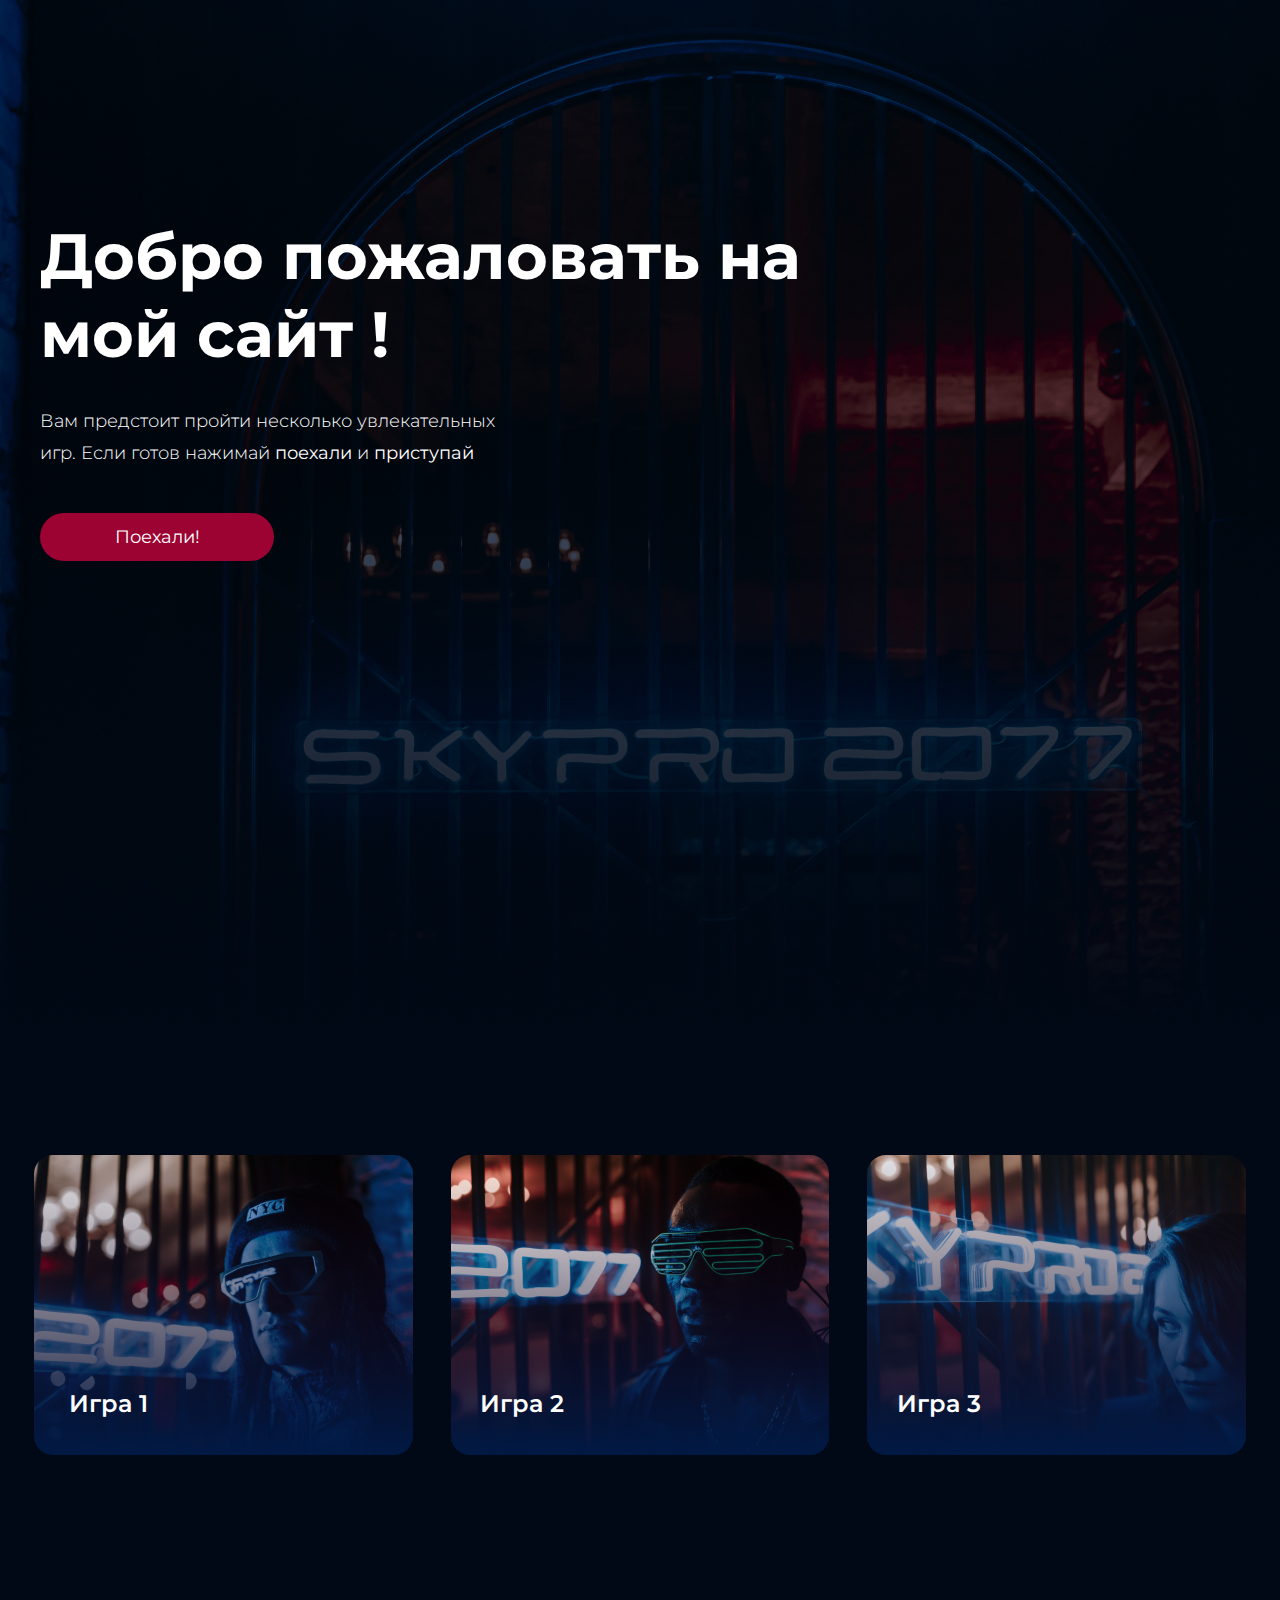
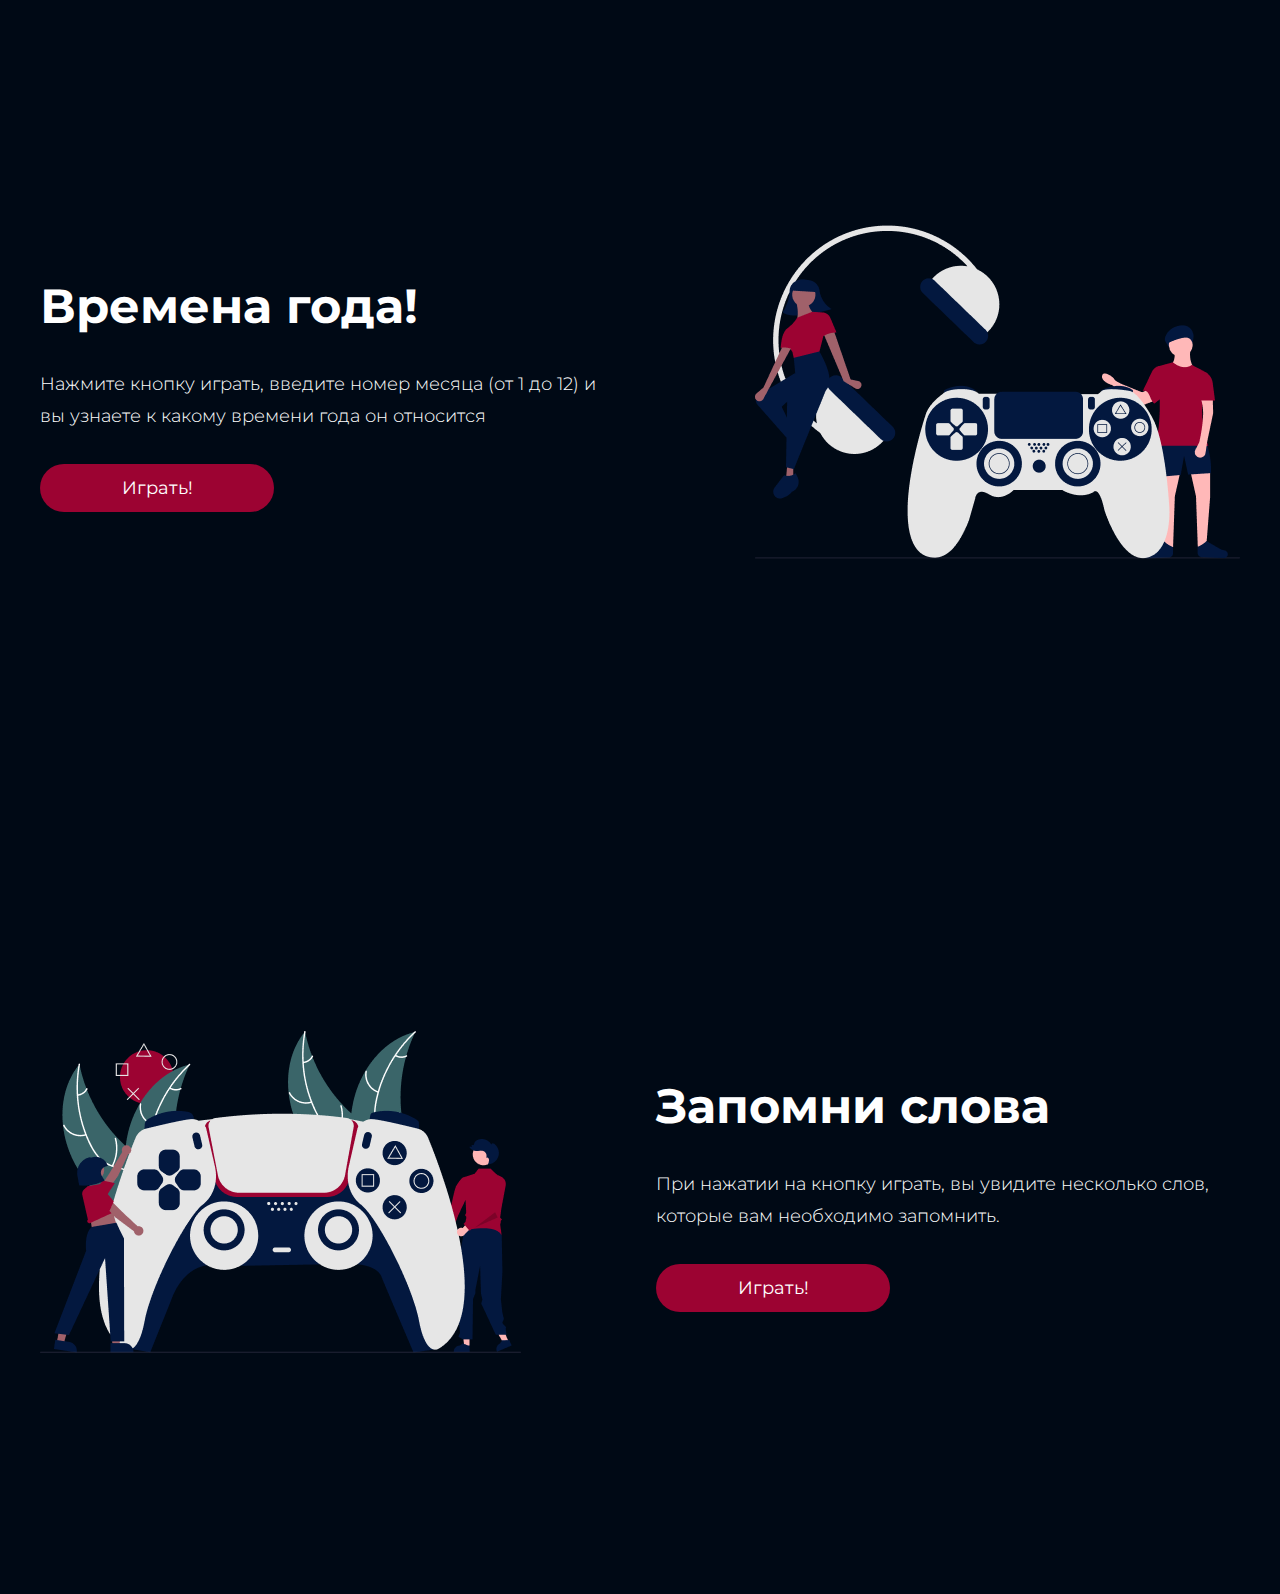
<file: index.html>
<!DOCTYPE html>
<html lang="en">
<head>
    <meta charset="UTF-8">
    <meta http-equiv="X-UA-Compatible" content="IE=edge">
    <meta name="viewport" content="width=device-width, initial-scale=1.0">
    <title>Homework1</title>
    <link rel="stylesheet" href="style.css">
    <link rel="preconnect" href="https://fonts.googleapis.com">
    <link rel="preconnect" href="https://fonts.gstatic.com" crossorigin>
    <link href="https://fonts.googleapis.com/css2?family=Montserrat:wght@300;400;600;700&display=swap" rel="stylesheet">
</head>
<body>
    <div class="top center">
        <H1 class="top__heading">Добро пожаловать на мой сайт !</H1>
        <p class="top__text">Вам предстоит пройти несколько увлекательных игр. Если готов нажимай <b>поехали</b>  и <b>приступай</b> </p>
        <button class="button">Поехали!</button>
    </div>

    <div class="games">
        <a class="games__link" href="#"><img class="games__image" src="img/game1.jpg" alt="game1"><span class="games__text">Игра 1</span></a>
        <a class="games__link" href="#"><img class="games__image" src="img/game2.jpg" alt="game1"> <span class="games__text">Игра 2</span></a>
        <a class="games__link" href="#"><img class="games__image" src="img/game3.jpg" alt="game1"> <span class="games__text">Игра 3</span> </a>
    </div>
    <div class="years center">
        <section class="content">
            <h1 class="content__heading" >Времена года!</h1>
            <h2 class="content__text">Нажмите кнопку играть, введите номер месяца (от 1 до 12) и вы узнаете к какому времени года он относится</h2>
            <button onclick="timeOfYear ()" class="button">Играть!</button>
        </section>
        <picture>
            <source srcset="img/mob_Games.png" media="(max-width: 767px)">
            <img src="img/undraw_video.png" alt="img">
        </picture>
        
    </div>
    <div class="years words center">
        <picture>
            <source srcset="img/mob_undraw_gam.png" media="(max-width: 767px)">
            <img src="img/undraw_gaming.png" alt="img">
        </picture>
        <section class="content">
            <h1 class="content__heading">Запомни слова</h1>
            <h2 class="content__text">При нажатии на кнопку играть, вы увидите несколько слов, которые вам необходимо запомнить.</h2>
            <button onclick="game2 ()" class="button">Играть!</button>
        </section>
        
    </div>
 <script src="script.js"></script>   
</body>
</html>
</file>
<file: style.css>
* {
  padding: 0;
  margin: 0;
  font-family: "Montserrat", sans-serif;
}

a {
  text-decoration-line: none;
}

.center {
  padding-left: calc(50% - 600px);
  padding-right: calc(50% - 600px);
}

.top {
  background-image: url(img/top.jpg);
  background-repeat: no-repeat;
  background-size: cover;
  height: 1024px;
  padding-top: 217px;
  box-sizing: border-box;
}
.top__heading {
  font-style: normal;
  font-weight: 700;
  font-size: 64px;
  line-height: 78px;
  color: #FFFFFF;
  max-width: 788px;
}
.top__text {
  font-style: normal;
  font-weight: 300;
  font-size: 18px;
  line-height: 32px;
  color: #FFFFFF;
  max-width: 481px;
  padding-top: 32px;
  margin-bottom: 44px;
}

.button {
  width: 234px;
  height: 48px;
  background: #9C0332;
  border-radius: 30px;
  font-weight: 400;
  font-size: 18px;
  line-height: 22px;
  color: #FFFFFF;
  padding: 13px 74px;
  border: none;
}

.games {
  background-color: #000915;
  padding-top: 128px;
  padding-bottom: 128px;
  display: flex;
  flex-wrap: wrap;
  justify-content: center;
  gap: 32px;
  box-sizing: border-box;
}
.games__image {
  border-radius: 19px;
}
.games__link {
  font-weight: 600;
  font-size: 24px;
  line-height: 32px;
  color: #FFFFFF;
  display: inline-block;
  position: relative;
  padding: 3px;
}
.games__text {
  position: absolute;
  top: 236px;
  right: 268px;
}

.years {
  height: 800px;
  background-color: #000915;
  display: flex;
  flex-wrap: wrap;
  box-sizing: border-box;
  align-content: center;
  justify-content: space-between;
  align-items: center;
}

.content {
  max-width: 584px;
  display: flex;
  flex-direction: column;
  gap: 32px;
}
.content__heading {
  font-size: 48px;
  font-weight: 700;
  line-height: 59px;
  text-align: left;
  color: #FFFFFF;
}
.content__text {
  font-size: 18px;
  font-weight: 300;
  line-height: 32px;
  letter-spacing: 0px;
  text-align: left;
  color: #FFFFFF;
}

@media (max-width: 767px) {
  .center {
    padding-left: 16px;
    padding-right: 16px;
  }
  .top {
    padding-top: 239px;
    display: flex;
    flex-direction: column;
    align-items: center;
    height: 735px;
  }
  .top__heading {
    font-weight: 700;
    font-size: 32px;
    line-height: 39px;
    text-align: center;
  }
  .top__text {
    font-weight: 300;
    font-size: 14px;
    line-height: 22px;
    text-align: center;
    margin-bottom: 72px;
  }
  .games__text {
    top: 214px;
    right: 250px;
  }
  .games__image {
    width: 343px;
  }
  .years {
    height: 653px;
    background-color: #000915;
    display: flex;
    box-sizing: border-box;
    align-content: center;
    flex-direction: column;
    justify-content: space-around;
  }
  .words {
    flex-direction: column-reverse;
  }
  .content {
    max-width: 343px;
    display: flex;
    flex-direction: column;
    gap: 32px;
    align-items: center;
  }
  .content__heading {
    font-size: 32px;
    font-weight: 700;
    line-height: 39px;
    letter-spacing: 0px;
    text-align: center;
    color: #FFFFFF;
  }
  .content__text {
    font-size: 14px;
    font-weight: 300;
    line-height: 22px;
    letter-spacing: 0px;
    text-align: center;
    color: #FFFFFF;
  }
}
@media (min-width: 768px) {
  .button:hover {
    cursor: pointer;
    background: #EB443F;
  }
  .games__image {
    transition: all 0.4s;
  }
  .games__image:hover {
    border: 3px solid #44D2FF;
  }
}/*# sourceMappingURL=style.css.map */
</file>
